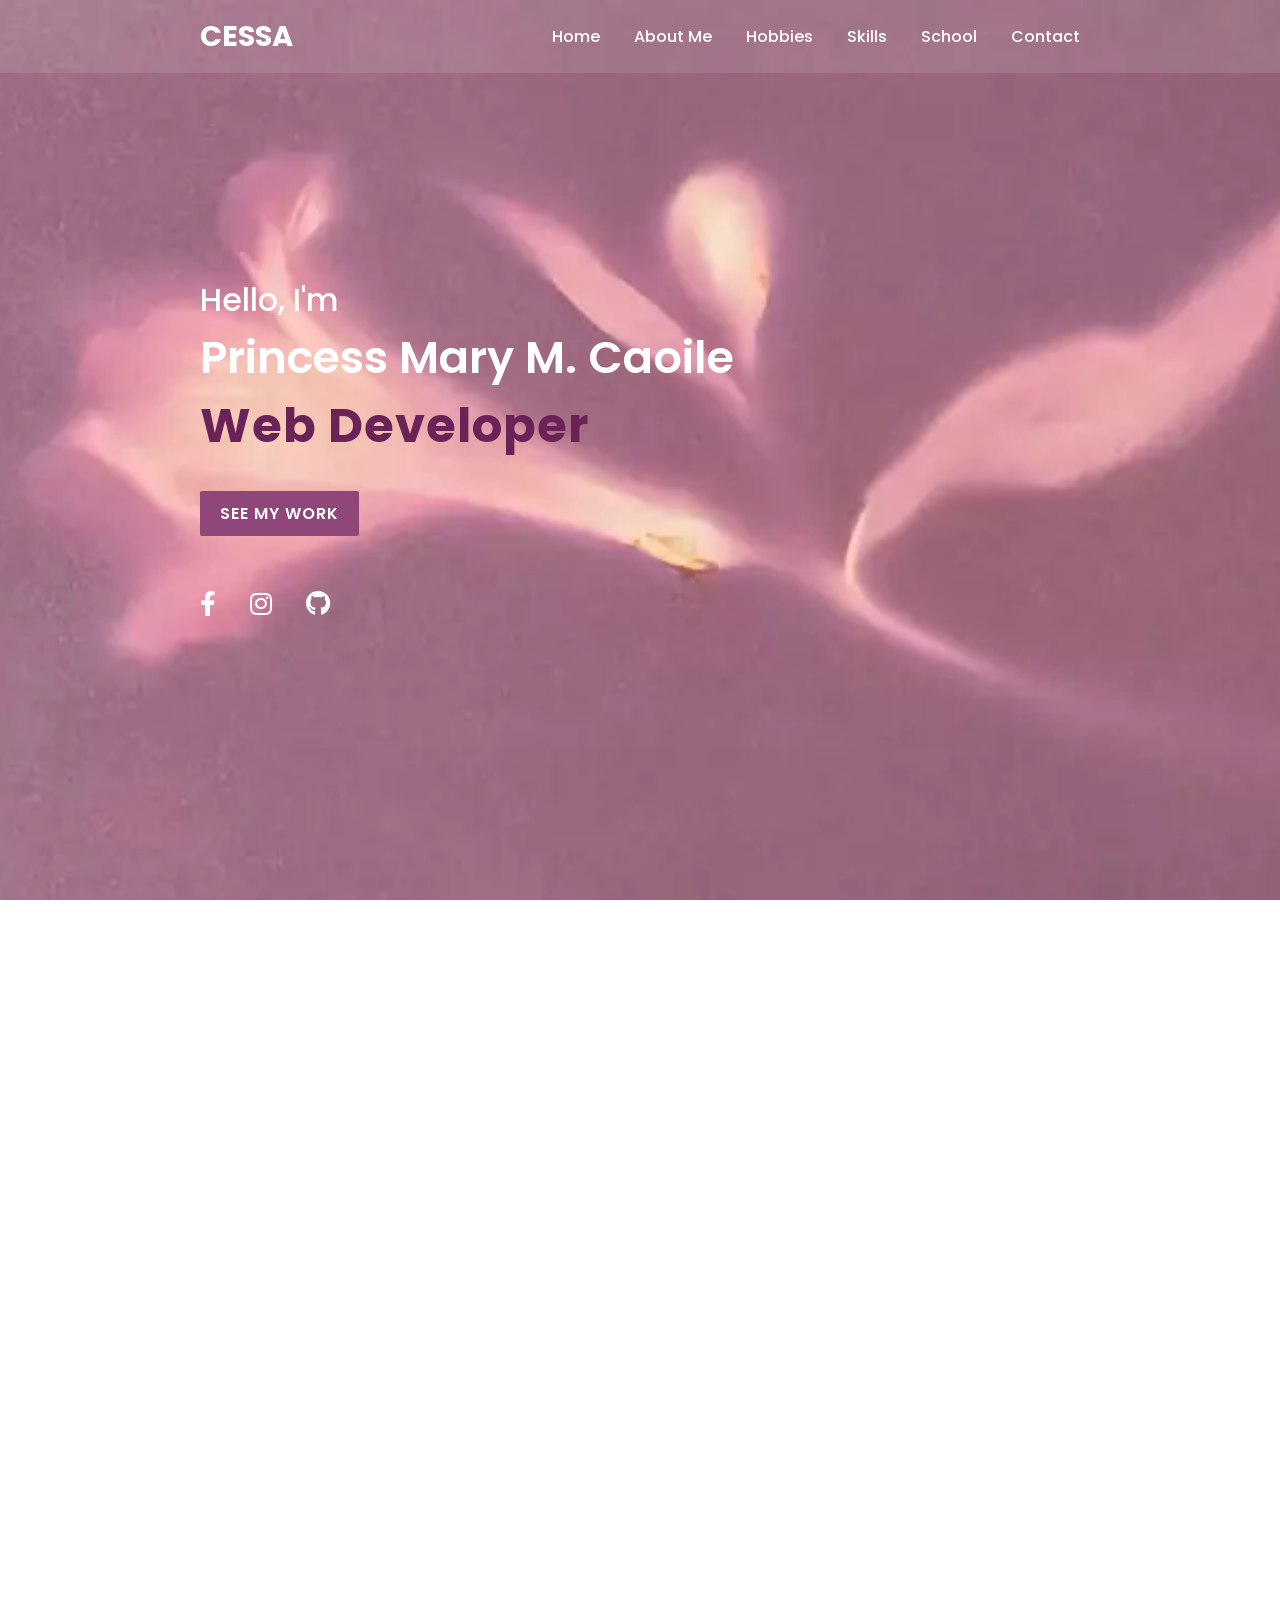
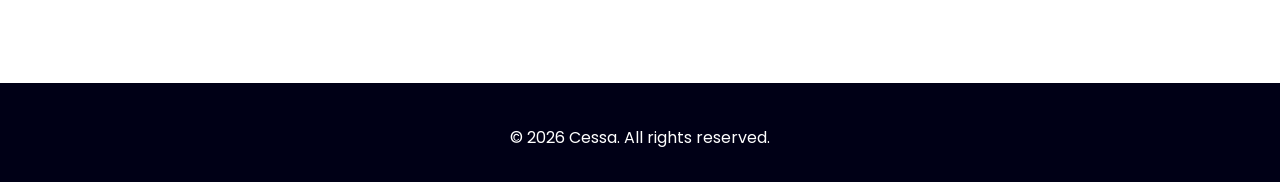
<file: index.html>
<!DOCTYPE html>
<html lang="en">
<head>
    <meta charset="UTF-8">
    <meta name="viewport" content="width=device-width, initial-scale=1.0">
    <title>PersonalWebsite</title>
    <link rel="stylesheet" href="style.css">
    <link rel="stylesheet" href="https://unpkg.com/aos@next/dist/aos.css" />
    <link rel="stylesheet" href="https://cdnjs.cloudflare.com/ajax/libs/font-awesome/5.15.2/css/all.min.css">
</head>
<body>
    <header>
        <a href="" class="brand" data-aos="zoom-in" data-aos-duration="1000">CESSA</a>
        <div class="menu-btn"></div>
        <div class="navigation">
            <a href="index.html" data-aos="fade-up" data-aos-duration="1000" data-aos-delay="100">Home</a>
            <a href="about.html"data-aos="fade-up" data-aos-duration="1000" data-aos-delay="200">About Me</a>
            <a href="hobbies.html" data-aos="fade-up" data-aos-duration="1000" data-aos-delay="300">Hobbies</a>
            <a href="skills.html" data-aos="fade-up" data-aos-duration="1000" data-aos-delay="400">Skills</a>
            <a href="school.html" data-aos="fade-up" data-aos-duration="1000" data-aos-delay="500">School</a>
            <a href="contact.html" data-aos="fade-up" data-aos-duration="1000" data-aos-delay="600">Contact</a>
        </div>
    </header>

    <section class="main" id="main">
        <div class="content">
            <h2 data-aos="fade-right" data-aos-duration="1000" data-aos-delay="800">Hello, I'm <br><span>Princess Mary M. Caoile</span></h2>
            <div class="animated-text" data-aos="fade-left" data-aos-duration="1000" data-aos-delay="900">
                <h3>Web Developer</h3>
                <h3>Web Designer</h3>
                <h3>Programmer</h3>
            </div>
            <a href="school.html" class="btn" data-aos="zoom-out" data-aos-duration="1000" data-aos-delay="1000">See My Work</a>
            <div class="media-icons">
                <a href="https://www.facebook.com/emmnida" data-aos="fade-in" data-aos-duration="1000" data-aos-delay="1200"><i class="fab fa-facebook-f"></i></a>
                <a href="https://www.instagram.com/chichi0_0.emm?igsh=azM1c3YzM2ttdnM1" data-aos="fade-in" data-aos-duration="1000" data-aos-delay="1300"><i class="fab fa-instagram"></i></a>
                <a href="https://github.com/cess9" data-aos="fade-in" data-aos-duration="1000" data-aos-delay="1500"><i class="fab fa-github"></i></a>
            </div>
        </div>
    </section>

 

    <section class="about" id="about">
        <div class="title reveal">
            <h2 class="section-title" data-aos="fade-up" data-aos-duration="1000">About me</h2>
        </div>
        <div class="content">
            <div class="column col-left reveal">
                <div class="img-card" data-aos="fade-right" data-aos-duration="2000" data-aos-delay="200">
                    <img src="Image/d905587d-a028-4eb4-bc6e-7f6d7fec5153.jpg" alt="">
                </div>
            </div>
            <div class="column col-right reveal">
                <h2 class="content-title" data-aos="fade-left" data-aos-duration="1000" data-aos-delay="200">Greetings! I am Princess Caoile</h2>
                <p class="paragraph-text" data-aos="flip-up" data-aos-duration="1000" data-aos-delay="400">A 1st year Associate in Computer Technology at Clark College of Science & Technology.</p>
                <a href="about.html" class="btn" data-aos="zoom-out-left" data-aos-duration="1000" data-aos-delay="600">See more</a>
            </div>
        </div>
    </section>
  
     <footer class="footer">
        <div class="container">
            <p>&copy; 2026 Cessa. All rights reserved.</p>
        </div>
    </footer>


    <script src="https://unpkg.com/aos@next/dist/aos.js"></script>
    <script>
      AOS.init({offset:0});
    </script>
    <script>

        window.addEventListener("scroll", function(){
    scrollBtn.classList.toggle("active", window.scrollY > 500);
});


        const menuBtn = document.querySelector(".menu-btn");
        const navigation = document.querySelector(".navigation");
        const navigationItems = document.querySelector(".navigation a");

        menuBtn.addEventListener("click", () => {
            menuBtn.classList.toggle("active");
            navigation.classList.toggle("active");
        })

        // Nav Effects:>
        window.addEventListener("scroll", function(){
            const header = document.querySelector("header");
            header.classList.toggle("sticky", window.scrollY > 0);
        })

        navigationItems.forEach((navigationItem) => {
            navigationItem.addEventListener("click", () => {
                menuBtn.classList.remove("active");
                navigation.classList.remove("active")
            })
        })



    </script>
</body>
</html>
</file>
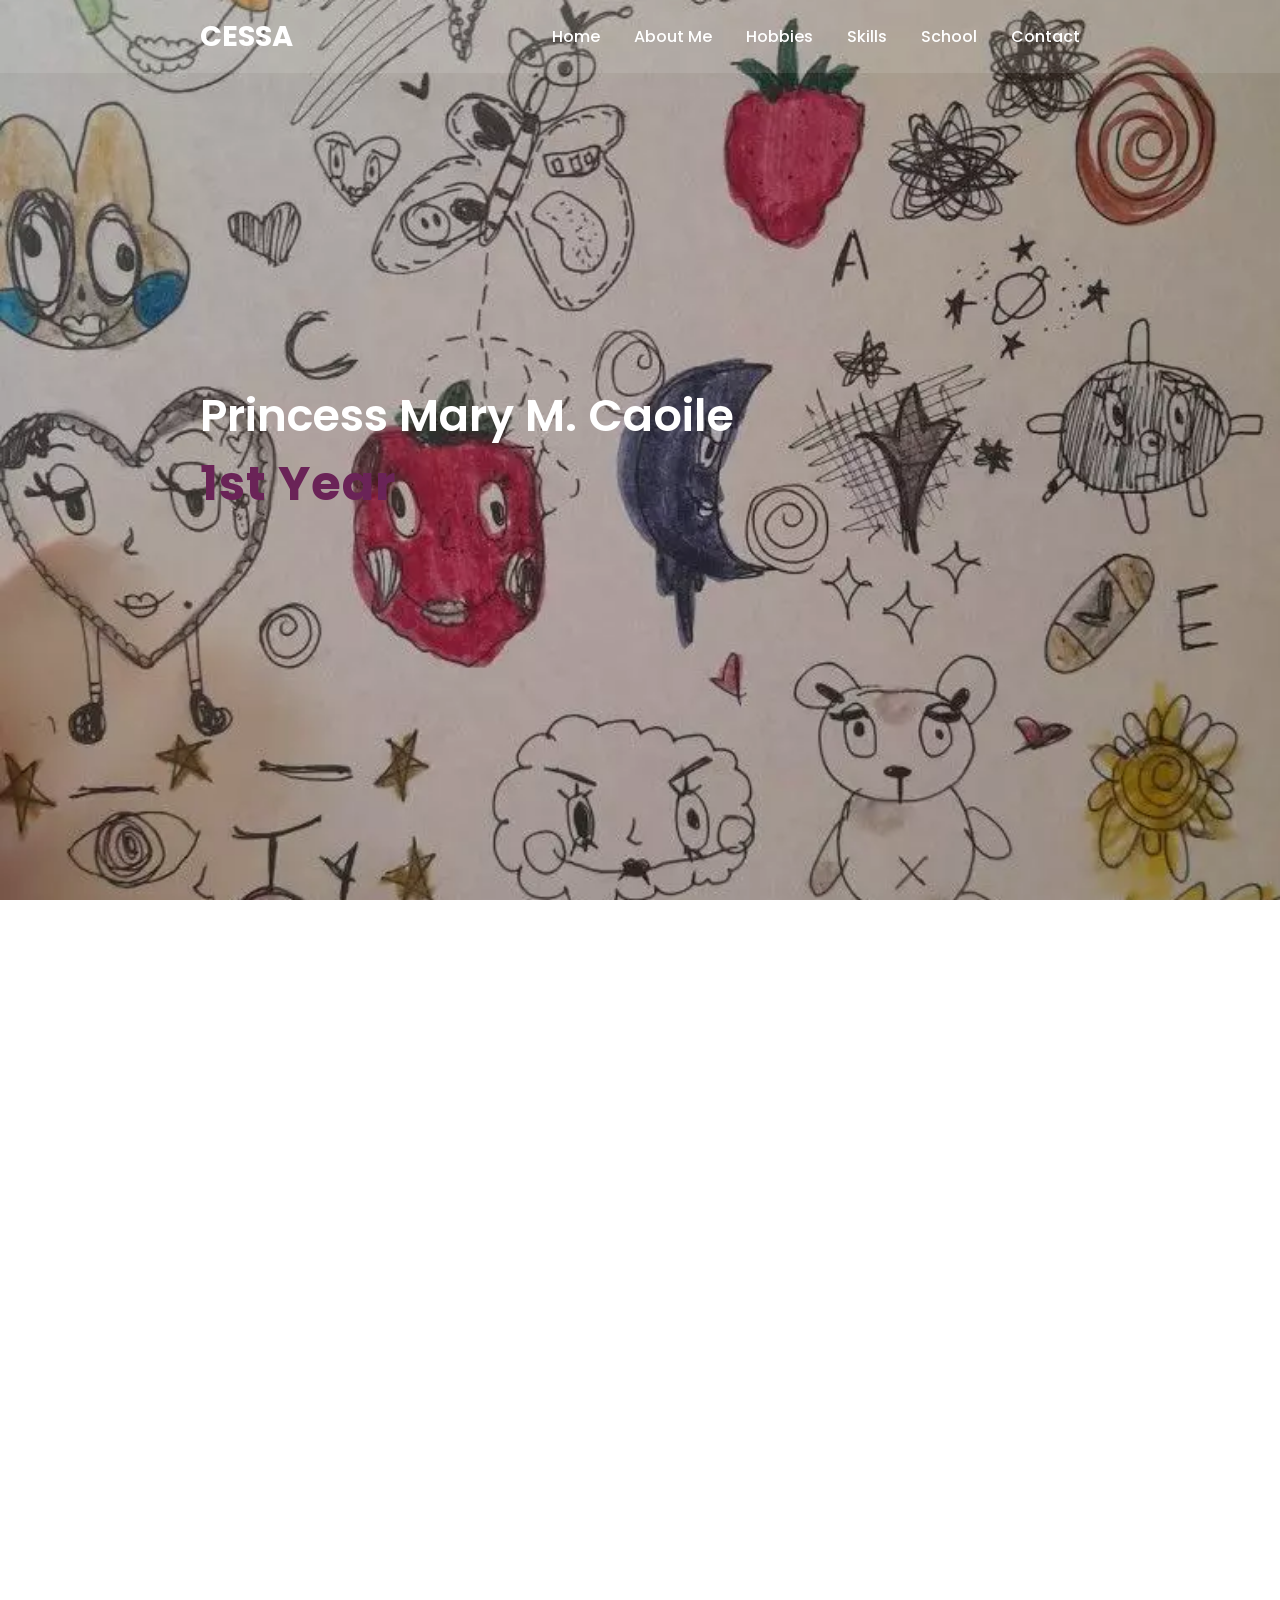
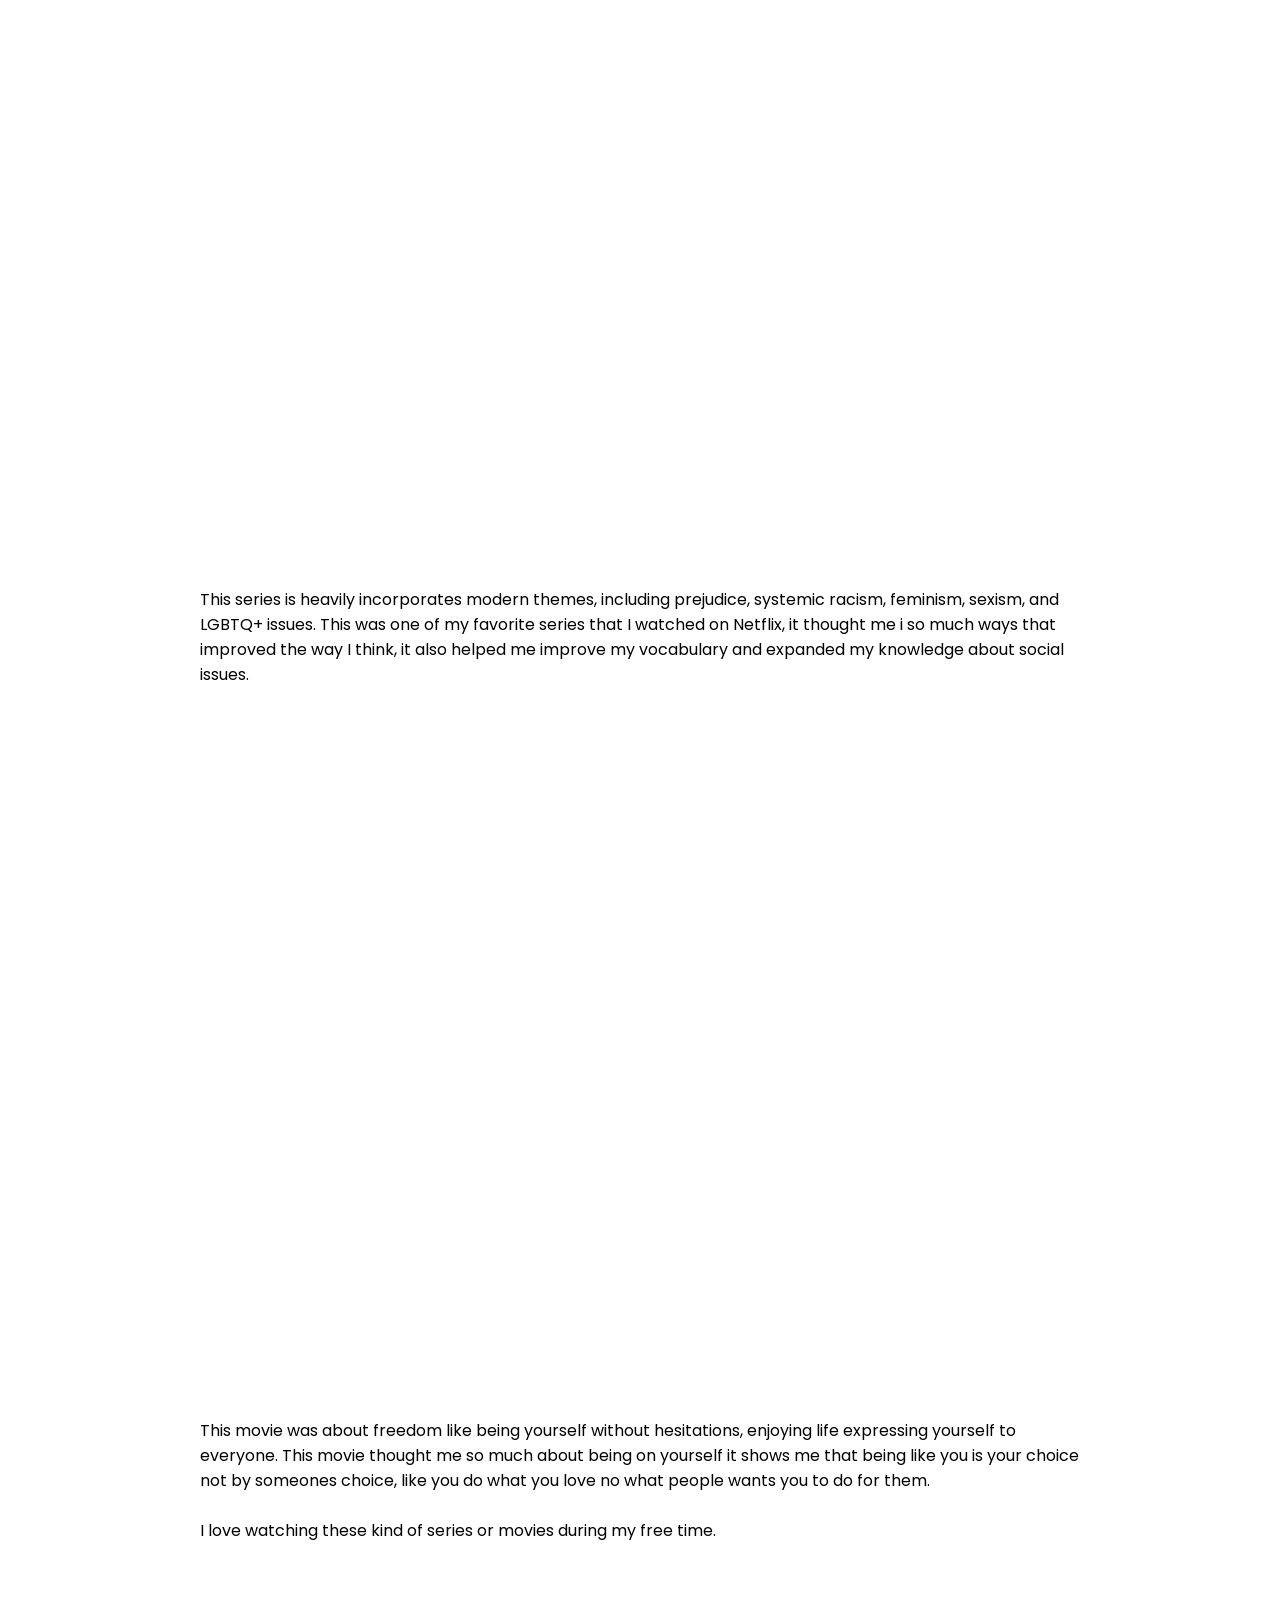
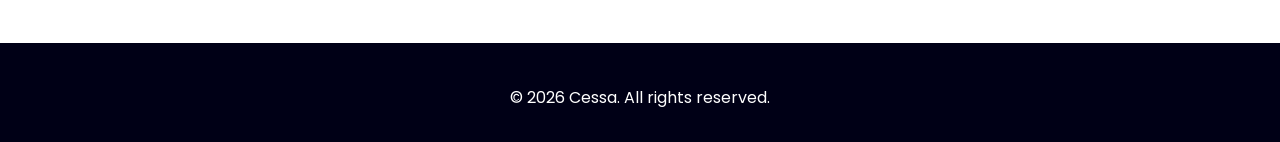
<file: about.html>
<!DOCTYPE html>
<html lang="en">
<head>
    <meta charset="UTF-8">
    <meta name="viewport" content="width=device-width, initial-scale=1.0">
    <title>PersonalWebsite</title>
    <link rel="stylesheet" href="about.css">
    <link rel="stylesheet" href="https://unpkg.com/aos@next/dist/aos.css" />
    <link rel="stylesheet" href="https://cdnjs.cloudflare.com/ajax/libs/font-awesome/5.15.2/css/all.min.css">
</head>
<body>
    <header>
        <a href="" class="brand" data-aos="zoom-in" data-aos-duration="1000">CESSA</a>
        <div class="menu-btn"></div>
        <div class="navigation">
            <a href="index.html" data-aos="fade-up" data-aos-duration="1000" data-aos-delay="100">Home</a>
            <a href="about.html"data-aos="fade-up" data-aos-duration="1000" data-aos-delay="200">About Me</a>
            <a href="hobbies.html" data-aos="fade-up" data-aos-duration="1000" data-aos-delay="300">Hobbies</a>
            <a href="skills.html" data-aos="fade-up" data-aos-duration="1000" data-aos-delay="400">Skills</a>
            <a href="school.html" data-aos="fade-up" data-aos-duration="1000" data-aos-delay="500">School</a>
            <a href="contact.html" data-aos="fade-up" data-aos-duration="1000" data-aos-delay="600">Contact</a>
        </div>
    </header>

     <section class="main" id="">
        <div class="content">
            <h2 data-aos="fade-right" data-aos-duration="1000" data-aos-delay="800"><span>Princess Mary M. Caoile</span></h2>
            <div class="animated-text" data-aos="fade-left" data-aos-duration="1000" data-aos-delay="900">
                <h3>1st Year</h3>
                <h3>Associate in Computer Technology</h3>
            </div>
        </div>
    </section>

    <section class="about" id="about">
        <div class="title reveal">
            <h2 class="section-title" data-aos="fade-up" data-aos-duration="1000">More informations about me</h2>
        </div>
        <div class="content">
            <div class="column col-left reveal">
                <div class="img-card" data-aos="fade-right" data-aos-duration="2000" data-aos-delay="200">
                    <img src="Image/me8.jpg" alt="">
                </div>
            </div>
            <div class="column col-right reveal">
                <h2 class="content-title" data-aos="fade-left" data-aos-duration="1000" data-aos-delay="200">Hey There! I am Princess Caoile</h2>
                <p class="paragraph-text" data-aos="flip-up" data-aos-duration="1000" data-aos-delay="400">I am a first year student at Clark College of Science & Technology as Associate in Computer Technology 2year Course.<br><br>I studied at CCST since senior high, my journey in CCST is fun because I met so many people that thought me so much about academics and improved my skills.</p>
            <a href="hobbies.html" class="btn" data-aos="zoom-out" data-aos-duration="1000" data-aos-delay="1000">view my hobbies</a> <a href="skills.html" class="btn" data-aos="zoom-out" data-aos-duration="1000" data-aos-delay="1000">view my skills</a>
            </div>
        </div>
    </section>

<section id="home" class="">
    <div class="content">
            <div class="column col-left reveal">
                <div class="img-card" data-aos="fade-right" data-aos-duration="2000" data-aos-delay="200">
                    <img src="Image/annewithane.jpg" alt="">
                </div>
            </div>
        <div class="hero-content">
            <h1 class="hero-title"></h1>
            <p class="hero-subtitle">This series is heavily incorporates modern themes, including prejudice, systemic racism, feminism, sexism, and LGBTQ+ issues. This was one of my favorite series that I watched on Netflix, it thought me i so much ways that improved the way I think, it also helped
                me improve my vocabulary and expanded my knowledge about social issues.</p><br>
                <div class="content">
            <div class="column col-left reveal">
                <div class="img-card" data-aos="fade-right" data-aos-duration="2000" data-aos-delay="200">
                    <img src="Image/deadpoets.webp" alt="">
                </div>
            </div><br>
        <div class="hero-content">
            <h1 class="hero-title"></h1>
            <p class="hero-subtitle">This movie was about freedom like being yourself without hesitations, enjoying life expressing yourself to everyone. This movie thought me so much about being on yourself
                it shows me that being like you is your choice not by someones choice, like you do what you love no what people wants you to do for them.
            </p><br>
            <p>I love watching these kind of series or movies during my free time.</p>
        </div>
    </section>

     <footer class="footer">
        <div class="container">
            <p>&copy; 2026 Cessa. All rights reserved.</p>
        </div>
    </footer>


    <script src="https://unpkg.com/aos@next/dist/aos.js"></script>
    <script>
      AOS.init({offset:0});
    </script>
    <script>

        window.addEventListener("scroll", function(){
    scrollBtn.classList.toggle("active", window.scrollY > 500);
});


        const menuBtn = document.querySelector(".menu-btn");
        const navigation = document.querySelector(".navigation");
        const navigationItems = document.querySelector(".navigation a");

        menuBtn.addEventListener("click", () => {
            menuBtn.classList.toggle("active");
            navigation.classList.toggle("active");
        })

        // Navigation Effects
        window.addEventListener("scroll", function(){
            const header = document.querySelector("header");
            header.classList.toggle("sticky", window.scrollY > 0);
        })

        navigationItems.forEach((navigationItem) => {
            navigationItem.addEventListener("click", () => {
                menuBtn.classList.remove("active");
                navigation.classList.remove("active")
            })
        })



    </script>
</body>
</html>
</file>
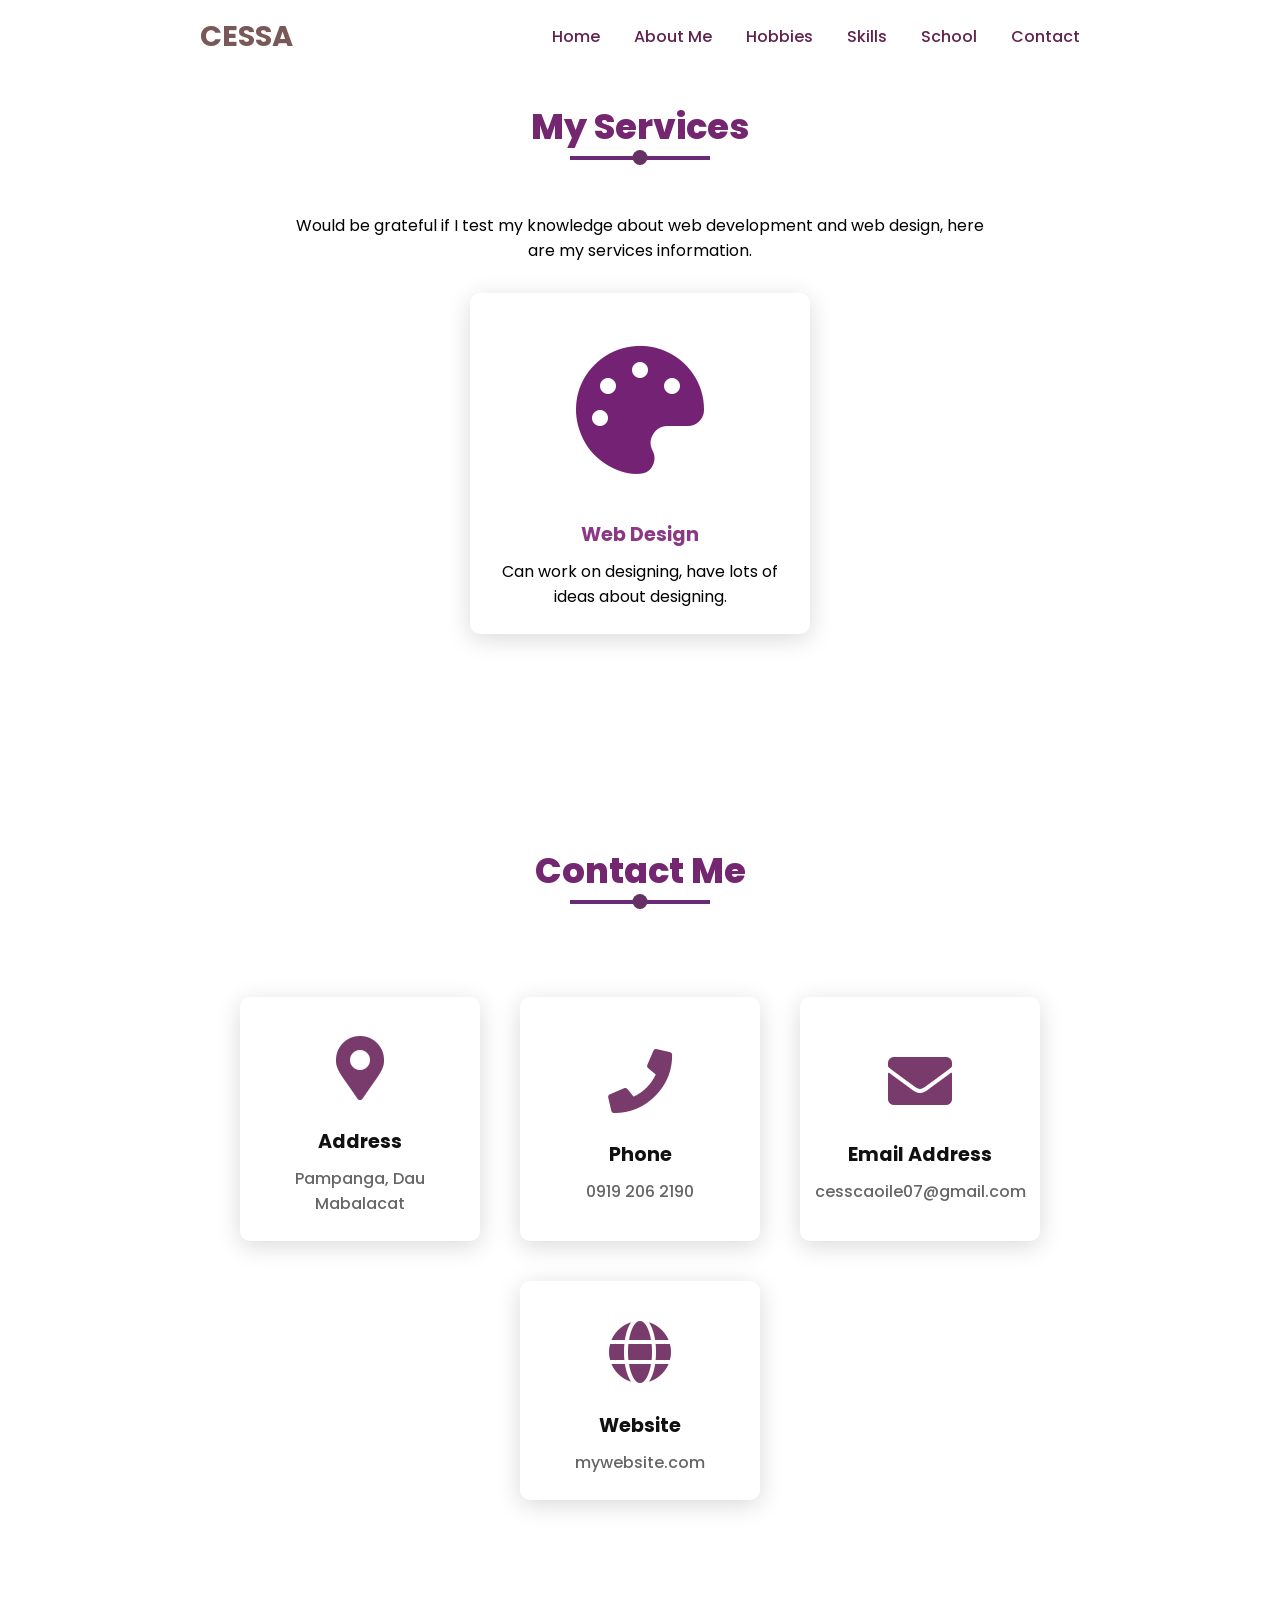
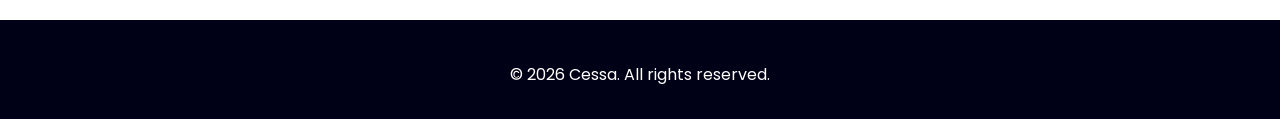
<file: contact.html>
<!DOCTYPE html>
<html lang="en">
<head>
    <meta charset="UTF-8">
    <meta name="viewport" content="width=device-width, initial-scale=1.0">
    <title>PersonalWebsite</title>
    <link rel="stylesheet" href="contact.css">
    <link rel="stylesheet" href="https://unpkg.com/aos@next/dist/aos.css" />
    <link rel="stylesheet" href="https://cdnjs.cloudflare.com/ajax/libs/font-awesome/5.15.2/css/all.min.css">
</head>
<body>
    <header>
        <a href="" class="brand" data-aos="zoom-in" data-aos-duration="1000">CESSA</a>
        <div class="menu-btn"></div>
        <div class="navigation">
            <a href="index.html" data-aos="fade-up" data-aos-duration="1000" data-aos-delay="100">Home</a>
            <a href="about.html"data-aos="fade-up" data-aos-duration="1000" data-aos-delay="200">About Me</a>
            <a href="hobbies.html" data-aos="fade-up" data-aos-duration="1000" data-aos-delay="300">Hobbies</a>
            <a href="skills.html" data-aos="fade-up" data-aos-duration="1000" data-aos-delay="400">Skills</a>
            <a href="school.html" data-aos="fade-up" data-aos-duration="1000" data-aos-delay="500">School</a>
            <a href="contact.html" data-aos="fade-up" data-aos-duration="1000" data-aos-delay="600">Contact</a>
        </div>
    </header>

     
 <section class="services" id="services">
        <div class="title">
            <h2 class="section-title" data-aos="fade-up" data-aos-duration="1000">My Services</h2>
            <p data-aos="fade-up" data-aos-duration="1000" data-aos-delay="200">Would be grateful if I test my knowledge about web development and 
                web design, here are my services information.
            </p>
        </div>
        <div class="content">
            <div class="card" data-aos="fade-right" data-aos-duration="1000" data-aos-delay="400">
                <div class="service-icon">
                    <i class="fas fa-palette"></i>
                </div>
                <div class="info">
                    <h3>Web Design</h3>
                    <p>Can work on designing, have lots of ideas about designing. </p>
                </div>
            </div>
        </div>
    </section>

    <section class="contact" id="contact">
        <div class="title reveal">
          <h2 class="section-title">Contact Me</h2>
        </div>
        <div class="content">
          <div class="row">
            <div class="card reveal">
              <div class="contact-icon">
                <i class="fas fa-map-marker-alt"></i>
              </div>
              <div class="info">
                <h3>Address</h3>
                <span>Pampanga, Dau Mabalacat</span>
              </div>
            </div>
            <div class="card reveal">
              <div class="contact-icon">
                <i class="fas fa-phone"></i>
              </div>
              <div class="info">
                <h3>Phone</h3>
                <span>0919 206 2190</span>
              </div>
            </div>
            <div class="card reveal">
              <div class="contact-icon">
                <i class="fas fa-envelope"></i>
              </div>
              <div class="info">
                <h3>Email Address</h3>
                <span>cesscaoile07@gmail.com</span>
              </div>
            </div>
            <div class="card reveal">
              <div class="contact-icon">
                <i class="fas fa-globe"></i>
              </div>
              <div class="info">
                <h3>Website</h3>
                <span>mywebsite.com</span>
              </div>
            </div>
          </div>
      </section>

    <footer class="footer">
        <div class="container">
            <p>&copy; 2026 Cessa. All rights reserved.</p>
        </div>
    </footer>


    <script src="https://unpkg.com/aos@next/dist/aos.js"></script>
    <script>
      AOS.init({offset:0});
    </script>
    <script>

        window.addEventListener("scroll", function(){
    scrollBtn.classList.toggle("active", window.scrollY > 500);
});


        const menuBtn = document.querySelector(".menu-btn");
        const navigation = document.querySelector(".navigation");
        const navigationItems = document.querySelector(".navigation a");

        menuBtn.addEventListener("click", () => {
            menuBtn.classList.toggle("active");
            navigation.classList.toggle("active");
        })

        // Navigation Effects
        window.addEventListener("scroll", function(){
            const header = document.querySelector("header");
            header.classList.toggle("sticky", window.scrollY > 0);
        })

        navigationItems.forEach((navigationItem) => {
            navigationItem.addEventListener("click", () => {
                menuBtn.classList.remove("active");
                navigation.classList.remove("active")
            })
        })
    </script>
</body>
</html>
</file>
<file: style.css>
@import url('https://fonts.googleapis.com/css2?family=Poppins:ital,wght@0,100;0,200;0,300;0,400;0,500;0,600;0,700;0,800;0,900;1,100;1,200;1,300;1,400;1,500;1,600;1,700;1,800;1,900&display=swap');

*{
    padding: 0;
    margin: 0;
    font-family: 'Poppins', sans-serif;
    box-sizing: border-box;
}

body{
    width: 100%;
    height: auto;
    overflow-x: hidden;
}

header{
    z-index: 889;
    position: fixed;
    background-color: rgba(255,255,255,0.1);
    top: 0;
    left: 0;
    width: 100%;
    padding: 15px 200px;
    display: flex;
    justify-content: space-between;
    align-items: center;
    transition: 0.2s ease;
}

header.sticky{
    background-color: #753173;
    padding: 10px 200px;
}

header .brand{
    color: white;
    font-size: 1.8em;
    font-weight: 700;
    text-transform: uppercase;
    text-decoration: none;
}

header .navigation{
    position: relative;
}

header .navigation a{
    color: white;
    font-size: 1em;
    text-decoration: none;
    font-weight: 500;
    margin-left: 30px;
}

header .navigation a:hover{
    color: #63326a;
}

header .sticky .navigation a:hover{
    color: black;
}

section{
    padding: 100px 200px;
}

.main{
    position: relative;
    width: 100%;
    height: 100vh;
    display: flex;
    align-items: center;
    background-image: url(Image/purple\ \(favorite\ color\)\ ♥︎.webp);
    background-size: cover;
    background-position: center;
    background-repeat: no-repeat;
    background-attachment: fixed;
}

.main .content{
    max-width: 800px;
}

.main .content h2{
    color: white;
    font-size: 2em;
    font-weight: 500;
}

.main .content h2 span{
    font-size: 2.8rem;
    font-weight: 600;
}

.animated-text{
    position: relative;
    height: 70px;
    overflow: hidden;
}

.animated-text h3{
    color: #6a2357;
    font-size: 3em;
    font-weight: 700;
    line-height: 70px;
    letter-spacing: 1px;
}

.animated-text h3:nth-child(1){
    animation: text-move 6s infinite ease-out;
}

@keyframes text-move {
    0%,15%{
        margin-top: 0px;
    }
    
    25%,40%{
        margin-top: -70px;
    }
    
    50%,65%{
        margin-top: -140px;
    }
    
    75%,90%{
        margin-top: -70px;
    }
    
    100%{
        margin-top: 0px;
    }
}

.btn{
    color: white;
    background-color: #8e4778;
    font-size: 1em;
    font-weight: 600;
    display: inline-block;
    padding: 10px 20px;
    text-transform: uppercase;
    text-decoration: none;
    letter-spacing: 1px;
    border-radius: 2px;
    margin-top: 30px;
    transition: 0.5s ease;
}

.btn:hover{
    background-color: #893864;
}

.media-icons{
    margin-top: 50px;
}

.media-icons a{
    color: white;
    font-size: 25px;
    margin-right: 30px;
}


/* About */

.title{
    width: 100%;
    display: flex;
    justify-content: center;
    align-items: center;
    flex-direction: column;
}

.section-title{
    position: relative;
    color: #742770;
    font-size: 2.2em;
    font-weight: 800;
    margin-bottom: 60px;
}

.section-title::before{
    content: "";
    position: absolute;
    top: 56px;
    left: 50%;
    width: 140px;
    height: 4px;
    background-color: #6a2a76;
    transform: translateX(-50%);
}

.section-title::after{
    content: "";
    position: absolute;
    top: 50px;
    left: 50%;
    width: 15px;
    height: 15px;
    border-radius: 50%;
    background-color: #663165;
    transform: translateX(-50%);
}

.about .content{
    position: relative;
    width: 100%;
    display: flex;
    justify-content: space-between;
    align-items: center;
    margin-top: 20px;
}

.about .content .col-left{
    position: relative;
    width: 45%;
}

.about .content .col-right{
    position: relative;
    width: 50%;
}

.about .content .col-left .img-card{
    position: relative;
    width: 100%;
    min-height: 450px;
}

.about .content .col-left .img-card img{
    position: absolute;
    top: 0;
    left: 0;
    width: 100%;
    height: 100%;
    object-fit: cover;
    border-radius: 10px;
}

.about .content .col-right .content-title{
    font-size: 2em;
    font-weight: 800;
    margin-bottom: 20px;
}

.about .content .col-right .paragraph-text{
    font-size: 1em;
}

.skills{
    background-color: black;
}

.skills .content{
    position: relative;
    width: 100%;
    display: flex;
    justify-content: space-between;
    align-items: center;
    color: white;
    margin-top: 20px;
}

.skills .content .col-left{
    position: relative;
    width: 46%;
}

.skills .content .col-left .content-title{
    margin-bottom: 20px;
}

.skills .content .col-right{
    position: relative;
    width: 46%;
}

.skills .content .col-right .bar{
    margin-bottom: 15px;
    padding: 10px;
}

.skills .content .col-right .bar .info{
    display: flex;
    align-items: center;
    justify-content: space-between;
    margin-bottom: 5px;
}

.skills .content .col-right .br .info span{
    font-size: 18px;
    font-weight: 500;
}

.skills .content .col-right .bar .line{
    position: relative;
    width: 100%;
    height: 15px;
    background-color: #ccc;
    border-radius: 2px;
}

.skills .content .col-right .bar .line::before{
    content: "";
    position: absolute;
    height: 100%;
    top: 0;
    left: 0;
    border-radius: 3px;
}

.skills .content .col-right .bar .html::before{
    width: 95%;
    background-color: #e45126;
}

.skills .content .col-right .bar .css::before{
    width: 90%;
    background-color: #752d67;
}

.skills .content .col-right .bar .javascript::before{
    width: 80%;
    background-color: #e3a324;
}

.skills .content .col-right .bar .python::before{
    width: 85%;
    background-color: rgb(95, 39, 96);
}

.skills .content .col-right .bar .php::before{
    width: 65%;
    background-color: #6d7eb8;
}

.services .content{
    display: flex;
    justify-content: center;
    flex-wrap: wrap;
    flex-direction: row;
    margin-top: 20px;
}

.title p{
    font-size: 1em;
    width: 80%;
    text-align: center;
}

.services .content .card{
    background-color: #fff;
    width: 340px;
    margin: 10px;
    padding: 25px;
    display: flex;
    justify-content: center;
    align-items: center;
    flex-direction: column;
    border-radius: 10px;
    box-shadow: 0 5px 25px rgba(1 1 1/15%);
    transition: 0.3s linear;
}

.services .content .card .service-icon{
    color: #742374;
    font-size: 8rem;
    text-align: center;
    transition: 0.3s linear;
}

.services .content .card .info{
    text-align: center;
}

.services .content .card .info h3{
    color: #8b3985;
    font-size: 1.2rem;
    font-weight: 700;
    margin: 10px;
    transition: 0.3s linear;
    
}

.services .content .card:hover{
    background-color: #823471;
    color: white;
}

.services .content .card:hover .service-icon,
.services .content .card:hover .info h3
{
    transform: translateY(-10px);
    color: white;
}



.work{
    background-color: #000016;
}

.work .content{
    display: flex;
    justify-content: center;
    flex-direction: row;
    flex-wrap: wrap;
    margin-top: 20px;
}

.work .content .card{
    width: 340px;
    margin: 15px;
}

.work .content .card .card-img{
    position: relative;
    width: 100%;
    height: 260px;
    overflow: hidden;
    border-radius: 10px;
}

.work .content .card .card-img img{
    position: absolute;
    top: 0;
    left: 0;
    width: 100%;
    height: 100%;
    object-fit: cover;
    border-radius: 10px;
    transition: 0.3s linear;
}

.work .content .card .card-img img:hover{
    transform: scale(1.2);
}


.contact .content{
    display: flex;
    justify-content: center;
    flex-wrap: wrap;
    flex-direction: column;
    margin-top: 20px;
  }
  
  .contact .content .row{
    display: flex;
    justify-content: center;
    flex-wrap: wrap;
    flex-direction: row;
  }
  
  .contact .content .row .card{
    background: #fff;
    width: 240px;
    margin: 20px;
    padding: 25px;
    display: flex;
    justify-content: center;
    align-items: center;
    flex-direction: column;
    box-shadow: 0 5px 25px rgba(1 1 1 / 15%);
    border-radius: 10px;
  }
  
  .contact .content .row .card .contact-icon{
    color: #783b6c;
    font-size: 4em;
    text-align: center;
    transition: transform 0.5s ease;
  }
  
  .contact .content .row .card:hover .contact-icon{
    transform: translateY(-10px);
  }
  
  .contact .content .row .card .info{
    text-align: center;
  }
  
  .contact .content .row .card .info h3{
    color: #111;
    font-size: 1.2em;
    font-weight: 700;
    margin: 10px;
  }
  
  .contact .content .row .card .info span{
    color: #666;
    font-weight: 500;
  }
  
  .contact-form{
    background: #fff;
    max-width: 600px;
    margin-top: 50px;
    padding: 50px;
    border-radius: 10px;
    box-shadow: 0 5px 25px rgba(1 1 1 / 15%);
  }
  
  .contact-form h3{
    color: #111;
    font-size: 1.6em;
    font-weight: 600;
    text-align: center;
    margin-bottom: 40px;
  }
  
  .contact-form .input-box{
    position: relative;
    width: 100%;
    margin-bottom: 20px;
  }
  
  .contact-form .input-box input,
  .contact-form .input-box textarea{
    color: #111;
    width: 100%;
    padding: 10px;
    font-size: 1em;
    font-weight: 400;
    outline: none;
    border: 1px solid #111;
    border-radius: 5px;
    resize: none;
  }
  
  .contact-form .input-box .send-btn{
    color: #fff;
    background: #753383;
    display: inline-block;
    font-size: 1.1em;
    font-weight: 500;
    text-transform: uppercase;
    letter-spacing: 2px;
    width: 100%;
    border: none;
    cursor: pointer;
    transition: 0.5s ease;
  }
  
  .contact-form .input-box .send-btn:hover{
    background: #802b7b;
  }

  /* Footer */
  
  .footer{
    background: #000016;
    color: #fff;
    text-align: center;
    padding: 2em;
  }
  
  .footer .footer-title{
    font-size: 20px;
    font-weight: 600;
  }
  
  .footer p{
    font-size: 16px;
    margin-top: 10px;
  }
  
  .footer p a{
    color: #6a3551;
    font-weight: 600;
    text-decoration: none;
  }
  


@media (max-width:1040px) {
    
    header{
        padding: 12px 20px;
    }

    header.sticky{
        padding: 10px 20px;
    }

    header .navigation{
        display: none;
    }

    .navigation.active{
        z-index: 889;
        position: fixed;
        background-color: white;
        top: 0;
        right: 0;
        width: 380px;
        height: 100%;
        display: flex;
        justify-content: center;
        align-items: center;
        flex-direction: column;
        box-shadow: 0 5px 25px rgba(1 1 1/ 15%);
        transition: 0.3s ease;
    }

    header .navigation a{
        color: black;
        font-size: 1.2em;
        margin: 10px;
        padding: 10px 40px;
        border-radius: 5px;
    }

    header .navigation a:hover{
        background-color: #763c7e;
        color: white;
        transition: 0.3s ease;
    }

    .menu-btn{
        position: absolute;
        background-image: url(Image/menu.png);
        background-position: center;
        background-size: 30px;
        background-repeat: no-repeat;
        width: 40px;
        height: 40px;
        right: 0;
        margin: 0 20px;
        cursor: pointer;
        transition: 0.3s ease;
    }

    .menu-btn.active{
        z-index: 999;
        background-image: url(Image/close.png);
        background-repeat: no-repeat;
        background-position: center;
        background-size: 25px;
        transition: 0.3s ease;
        filter: invert(1);
    }

    section{
        padding: 80px 20px;
    }

    .main .content h2{
        font-size: 1em;
    }

    .animated-text h3{
        font-size: 2.2em;
    }

    .section-title{
        font-size: 1.8em;
    }

    .about .content{
        flex-direction: column;
    }

    .about .content .column{
        width: 100%;
        position: relative;
    }

    .about .content .col-right{
        margin-top: 40px;
    }

    /* Skills */

    .skills .content{
        flex-direction: column;
    }

    .skills .content .column{
        position: relative;
        width: 100%;
    }

    .skills .content .col-right{
        margin-top: 40px;
    }
 
    .contact-form{
        padding: 35px 40px;
      }
}


.scrollToTop-btn{
    z-index: 999;
    position: fixed;
    background: #56284f;
    color: #fff;
    width: 45px;
    height: 45px;
    right: 0;
    bottom: 10px;
    font-size: 22px;
    text-align: center;
    line-height: 45px;
    border-radius: 3px;
    cursor: pointer;
    pointer-events: none;
    opacity: 0;
    transition: all 0.3s ease;
  }
</file>
<file: about.css>
@import url('https://fonts.googleapis.com/css2?family=Poppins:ital,wght@0,100;0,200;0,300;0,400;0,500;0,600;0,700;0,800;0,900;1,100;1,200;1,300;1,400;1,500;1,600;1,700;1,800;1,900&display=swap');

*{
    padding: 0;
    margin: 0;
    font-family: 'Poppins', sans-serif;
    box-sizing: border-box;
}

body{
    width: 100%;
    height: auto;
    overflow-x: hidden;
}

header{
    z-index: 889;
    position: fixed;
    background-color: rgba(255,255,255,0.1);
    top: 0;
    left: 0;
    width: 100%;
    padding: 15px 200px;
    display: flex;
    justify-content: space-between;
    align-items: center;
    transition: 0.2s ease;
}

header.sticky{
    background-color: #753173;
    padding: 10px 200px;
}

header .brand{
    color: white;
    font-size: 1.8em;
    font-weight: 700;
    text-transform: uppercase;
    text-decoration: none;
}

header .navigation{
    position: relative;
}

header .navigation a{
    color: white;
    font-size: 1em;
    text-decoration: none;
    font-weight: 500;
    margin-left: 30px;
}

header .navigation a:hover{
    color: #63326a;
}

header .sticky .navigation a:hover{
    color: black;
}

section{
    padding: 100px 200px;
}

.main{
    position: relative;
    width: 100%;
    height: 100vh;
    display: flex;
    align-items: center;
    background-image: url(Image/image.png);
    background-size: cover;
    background-position: center;
    background-repeat: no-repeat;
    background-attachment: fixed;
}

.main .content{
    max-width: 800px;
}

.main .content h2{
    color: white;
    font-size: 2em;
    font-weight: 500;
}

.main .content h2 span{
    font-size: 2.8rem;
    font-weight: 600;
}

.animated-text{
    position: relative;
    height: 70px;
    overflow: hidden;
}

.animated-text h3{
    color: #6a2357;
    font-size: 3em;
    font-weight: 700;
    line-height: 70px;
    letter-spacing: 1px;
}

.animated-text h3:nth-child(1){
    animation: text-move 6s infinite ease-out;
}

@keyframes text-move {
    0%,15%{
        margin-top: 0px;
    }
    
    25%,40%{
        margin-top: -70px;
    }
    
    50%,65%{
        margin-top: -140px;
    }
    
    75%,90%{
        margin-top: -70px;
    }
    
    100%{
        margin-top: 0px;
    }
}

.btn{
    color: white;
    background-color: #8e4778;
    font-size: 1em;
    font-weight: 600;
    display: inline-block;
    padding: 10px 20px;
    text-transform: uppercase;
    text-decoration: none;
    letter-spacing: 1px;
    border-radius: 2px;
    margin-top: 30px;
    transition: 0.5s ease;
}

.btn:hover{
    background-color: #893864;
}

.media-icons{
    margin-top: 50px;
}

.media-icons a{
    color: white;
    font-size: 25px;
    margin-right: 30px;
}


/* About */

.title{
    width: 100%;
    display: flex;
    justify-content: center;
    align-items: center;
    flex-direction: column;
}

.section-title{
    position: relative;
    color: #742770;
    font-size: 2.2em;
    font-weight: 800;
    margin-bottom: 60px;
}

.section-title::before{
    content: "";
    position: absolute;
    top: 56px;
    left: 50%;
    width: 140px;
    height: 4px;
    background-color: #6a2a76;
    transform: translateX(-50%);
}

.section-title::after{
    content: "";
    position: absolute;
    top: 50px;
    left: 50%;
    width: 15px;
    height: 15px;
    border-radius: 50%;
    background-color: #663165;
    transform: translateX(-50%);
}

.about .content{
    position: relative;
    width: 100%;
    display: flex;
    justify-content: space-between;
    align-items: center;
    margin-top: 20px;
}

.about .content .col-left{
    position: relative;
    width: 45%;
}

.about .content .col-right{
    position: relative;
    width: 50%;
}

.about .content .col-left .img-card{
    position: relative;
    width: 100%;
    min-height: 450px;
}

.about .content .col-left .img-card img{
    position: absolute;
    top: 0;
    left: 0;
    width: 100%;
    height: 100%;
    object-fit: cover;
    border-radius: 10px;
}

.about .content .col-right .content-title{
    font-size: 2em;
    font-weight: 800;
    margin-bottom: 20px;
}

.about .content .col-right .paragraph-text{
    font-size: 1em;
}

.skills{
    background-color: black;
}

.skills .content{
    position: relative;
    width: 100%;
    display: flex;
    justify-content: space-between;
    align-items: center;
    color: white;
    margin-top: 20px;
}

.skills .content .col-left{
    position: relative;
    width: 46%;
}

.skills .content .col-left .content-title{
    margin-bottom: 20px;
}

.skills .content .col-right{
    position: relative;
    width: 46%;
}

.skills .content .col-right .bar{
    margin-bottom: 15px;
    padding: 10px;
}

.skills .content .col-right .bar .info{
    display: flex;
    align-items: center;
    justify-content: space-between;
    margin-bottom: 5px;
}

.skills .content .col-right .br .info span{
    font-size: 18px;
    font-weight: 500;
}

.skills .content .col-right .bar .line{
    position: relative;
    width: 100%;
    height: 15px;
    background-color: #ccc;
    border-radius: 2px;
}

.skills .content .col-right .bar .line::before{
    content: "";
    position: absolute;
    height: 100%;
    top: 0;
    left: 0;
    border-radius: 3px;
}

.skills .content .col-right .bar .html::before{
    width: 95%;
    background-color: #e45126;
}

.skills .content .col-right .bar .css::before{
    width: 90%;
    background-color: #752d67;
}

.skills .content .col-right .bar .javascript::before{
    width: 80%;
    background-color: #e3a324;
}

.skills .content .col-right .bar .python::before{
    width: 85%;
    background-color: rgb(95, 39, 96);
}

.skills .content .col-right .bar .php::before{
    width: 65%;
    background-color: #6d7eb8;
}

.services .content{
    display: flex;
    justify-content: center;
    flex-wrap: wrap;
    flex-direction: row;
    margin-top: 20px;
}

.title p{
    font-size: 1em;
    width: 80%;
    text-align: center;
}

.services .content .card{
    background-color: #fff;
    width: 340px;
    margin: 10px;
    padding: 25px;
    display: flex;
    justify-content: center;
    align-items: center;
    flex-direction: column;
    border-radius: 10px;
    box-shadow: 0 5px 25px rgba(1 1 1/15%);
    transition: 0.3s linear;
}

.services .content .card .service-icon{
    color: #742374;
    font-size: 8rem;
    text-align: center;
    transition: 0.3s linear;
}

.services .content .card .info{
    text-align: center;
}

.services .content .card .info h3{
    color: #8b3985;
    font-size: 1.2rem;
    font-weight: 700;
    margin: 10px;
    transition: 0.3s linear;
    
}

.services .content .card:hover{
    background-color: #823471;
    color: white;
}

.services .content .card:hover .service-icon,
.services .content .card:hover .info h3
{
    transform: translateY(-10px);
    color: white;
}



.work{
    background-color: #000016;
}

.work .content{
    display: flex;
    justify-content: center;
    flex-direction: row;
    flex-wrap: wrap;
    margin-top: 20px;
}

.work .content .card{
    width: 340px;
    margin: 15px;
}

.work .content .card .card-img{
    position: relative;
    width: 100%;
    height: 260px;
    overflow: hidden;
    border-radius: 10px;
}

.work .content .card .card-img img{
    position: absolute;
    top: 0;
    left: 0;
    width: 100%;
    height: 100%;
    object-fit: cover;
    border-radius: 10px;
    transition: 0.3s linear;
}


.work .content .card .card-img img:hover{
    transform: scale(1.2);
}


.contact .content{
    display: flex;
    justify-content: center;
    flex-wrap: wrap;
    flex-direction: column;
    margin-top: 20px;
  }
  
  .contact .content .row{
    display: flex;
    justify-content: center;
    flex-wrap: wrap;
    flex-direction: row;
  }
  
  .contact .content .row .card{
    background: #fff;
    width: 240px;
    margin: 20px;
    padding: 25px;
    display: flex;
    justify-content: center;
    align-items: center;
    flex-direction: column;
    box-shadow: 0 5px 25px rgba(1 1 1 / 15%);
    border-radius: 10px;
  }
  
  .contact .content .row .card .contact-icon{
    color: #783b6c;
    font-size: 4em;
    text-align: center;
    transition: transform 0.5s ease;
  }
  
  .contact .content .row .card:hover .contact-icon{
    transform: translateY(-10px);
  }
  
  .contact .content .row .card .info{
    text-align: center;
  }
  
  .contact .content .row .card .info h3{
    color: #111;
    font-size: 1.2em;
    font-weight: 700;
    margin: 10px;
  }
  
  .contact .content .row .card .info span{
    color: #666;
    font-weight: 500;
  }
  
  .contact-form{
    background: #fff;
    max-width: 600px;
    margin-top: 50px;
    padding: 50px;
    border-radius: 10px;
    box-shadow: 0 5px 25px rgba(1 1 1 / 15%);
  }
  
  .contact-form h3{
    color: #111;
    font-size: 1.6em;
    font-weight: 600;
    text-align: center;
    margin-bottom: 40px;
  }
  
  .contact-form .input-box{
    position: relative;
    width: 100%;
    margin-bottom: 20px;
  }
  
  .contact-form .input-box input,
  .contact-form .input-box textarea{
    color: #111;
    width: 100%;
    padding: 10px;
    font-size: 1em;
    font-weight: 400;
    outline: none;
    border: 1px solid #111;
    border-radius: 5px;
    resize: none;
  }
  
  .contact-form .input-box .send-btn{
    color: #fff;
    background: #753383;
    display: inline-block;
    font-size: 1.1em;
    font-weight: 500;
    text-transform: uppercase;
    letter-spacing: 2px;
    width: 100%;
    border: none;
    cursor: pointer;
    transition: 0.5s ease;
  }
  
  .contact-form .input-box .send-btn:hover{
    background: #802b7b;
  }

  /* Footer */
  
  .footer{
    background: #000016;
    color: #fff;
    text-align: center;
    padding: 2em;
  }
  
  .footer .footer-title{
    font-size: 20px;
    font-weight: 600;
  }
  
  .footer p{
    font-size: 16px;
    margin-top: 10px;
  }
  
  .footer p a{
    color: #6a3551;
    font-weight: 600;
    text-decoration: none;
  }
  


@media (max-width:1040px) {
    
    header{
        padding: 12px 20px;
    }

    header.sticky{
        padding: 10px 20px;
    }

    header .navigation{
        display: none;
    }

    .navigation.active{
        z-index: 889;
        position: fixed;
        background-color: white;
        top: 0;
        right: 0;
        width: 380px;
        height: 100%;
        display: flex;
        justify-content: center;
        align-items: center;
        flex-direction: column;
        box-shadow: 0 5px 25px rgba(1 1 1/ 15%);
        transition: 0.3s ease;
    }

    header .navigation a{
        color: black;
        font-size: 1.2em;
        margin: 10px;
        padding: 10px 40px;
        border-radius: 5px;
    }

    header .navigation a:hover{
        background-color: #763c7e;
        color: white;
        transition: 0.3s ease;
    }

    .menu-btn{
        position: absolute;
        background-image: url(Image/menu.png);
        background-position: center;
        background-size: 30px;
        background-repeat: no-repeat;
        width: 40px;
        height: 40px;
        right: 0;
        margin: 0 20px;
        cursor: pointer;
        transition: 0.3s ease;
    }

    .menu-btn.active{
        z-index: 999;
        background-image: url(Image/close.png);
        background-repeat: no-repeat;
        background-position: center;
        background-size: 25px;
        transition: 0.3s ease;
        filter: invert(1);
    }

    section{
        padding: 80px 20px;
    }

    .main .content h2{
        font-size: 1em;
    }

    .animated-text h3{
        font-size: 2.2em;
    }

    .section-title{
        font-size: 1.8em;
    }

    .about .content{
        flex-direction: column;
    }

    .about .content .column{
        width: 100%;
        position: relative;
    }

    .about .content .col-right{
        margin-top: 40px;
    }

    /* Skills */

    .skills .content{
        flex-direction: column;
    }

    .skills .content .column{
        position: relative;
        width: 100%;
    }

    .skills .content .col-right{
        margin-top: 40px;
    }
 
    .contact-form{
        padding: 35px 40px;
      }
}


.scrollToTop-btn{
    z-index: 999;
    position: fixed;
    background: #56284f;
    color: #fff;
    width: 45px;
    height: 45px;
    right: 0;
    bottom: 10px;
    font-size: 22px;
    text-align: center;
    line-height: 45px;
    border-radius: 3px;
    cursor: pointer;
    pointer-events: none;
    opacity: 0;
    transition: all 0.3s ease;
  }
</file>
<file: contact.css>
@import url('https://fonts.googleapis.com/css2?family=Poppins:ital,wght@0,100;0,200;0,300;0,400;0,500;0,600;0,700;0,800;0,900;1,100;1,200;1,300;1,400;1,500;1,600;1,700;1,800;1,900&display=swap');

*{
    padding: 0;
    margin: 0;
    font-family: 'Poppins', sans-serif;
    box-sizing: border-box;
}

body{
    width: 100%;
    height: auto;
    overflow-x: hidden;
}

header{
    z-index: 889;
    position: fixed;
    background-color: rgba(255,255,255,0.1);
    top: 0;
    left: 0;
    width: 100%;
    padding: 15px 200px;
    display: flex;
    justify-content: space-between;
    align-items: center;
    transition: 0.2s ease;
}

header.sticky{
    background-color: #753173;
    padding: 10px 200px;
}

header .brand{
    color: rgb(121, 88, 88);
    font-size: 1.8em;
    font-weight: 700;
    text-transform: uppercase;
    text-decoration: none;
}

header .navigation{
    position: relative;
}

header .navigation a{
    color: rgb(97, 35, 77);
    font-size: 1em;
    text-decoration: none;
    font-weight: 500;
    margin-left: 30px;
}

header .navigation a:hover{
    color: #63326a;
}

header .sticky .navigation a:hover{
    color: black;
}

section{
    padding: 100px 200px;
}

.main{
    position: relative;
    width: 100%;
    height: 100vh;
    display: flex;
    align-items: center;
    background-size: cover;
    background-position: center;
    background-repeat: no-repeat;
    background-attachment: fixed;
}

.main .content{
    max-width: 800px;
}

.main .content h2{
    color: white;
    font-size: 2em;
    font-weight: 500;
}

.main .content h2 span{
    font-size: 2.8rem;
    font-weight: 600;
}

.animated-text{
    position: relative;
    height: 70px;
    overflow: hidden;
}

.animated-text h3{
    color: #6a2357;
    font-size: 3em;
    font-weight: 700;
    line-height: 70px;
    letter-spacing: 1px;
}

.animated-text h3:nth-child(1){
    animation: text-move 6s infinite ease-out;
}

 .footer{
    background: #000016;
    color: #fff;
    text-align: center;
    padding: 2em;
  }
  
  .footer .footer-title{
    font-size: 20px;
    font-weight: 600;
  }
  
  .footer p{
    font-size: 16px;
    margin-top: 10px;
  }
  
  .footer p a{
    color: #6a3551;
    font-weight: 600;
    text-decoration: none;
  }

@keyframes text-move {
    0%,15%{
        margin-top: 0px;
    }
    
    25%,40%{
        margin-top: -70px;
    }
    
    50%,65%{
        margin-top: -140px;
    }
    
    75%,90%{
        margin-top: -70px;
    }
    
    100%{
        margin-top: 0px;
    }
}

.btn{
    color: white;
    background-color: #8e4778;
    font-size: 1em;
    font-weight: 600;
    display: inline-block;
    padding: 10px 20px;
    text-transform: uppercase;
    text-decoration: none;
    letter-spacing: 1px;
    border-radius: 2px;
    margin-top: 30px;
    transition: 0.5s ease;
}

.btn:hover{
    background-color: #893864;
}

.media-icons{
    margin-top: 50px;
}

.media-icons a{
    color: white;
    font-size: 25px;
    margin-right: 30px;
}


/* About */

.title{
    width: 100%;
    display: flex;
    justify-content: center;
    align-items: center;
    flex-direction: column;
}

.section-title{
    position: relative;
    color: #742770;
    font-size: 2.2em;
    font-weight: 800;
    margin-bottom: 60px;
}

.section-title::before{
    content: "";
    position: absolute;
    top: 56px;
    left: 50%;
    width: 140px;
    height: 4px;
    background-color: #6a2a76;
    transform: translateX(-50%);
}

.section-title::after{
    content: "";
    position: absolute;
    top: 50px;
    left: 50%;
    width: 15px;
    height: 15px;
    border-radius: 50%;
    background-color: #663165;
    transform: translateX(-50%);
}

.about .content{
    position: relative;
    width: 100%;
    display: flex;
    justify-content: space-between;
    align-items: center;
    margin-top: 20px;
}

.about .content .col-left{
    position: relative;
    width: 45%;
}

.about .content .col-right{
    position: relative;
    width: 50%;
}

.about .content .col-left .img-card{
    position: relative;
    width: 100%;
    min-height: 450px;
}

.about .content .col-left .img-card img{
    position: absolute;
    top: 0;
    left: 0;
    width: 100%;
    height: 100%;
    object-fit: cover;
    border-radius: 10px;
}

.about .content .col-right .content-title{
    font-size: 2em;
    font-weight: 800;
    margin-bottom: 20px;
}

.about .content .col-right .paragraph-text{
    font-size: 1em;
}

.skills{
    background-color: black;
}

.skills .content{
    position: relative;
    width: 100%;
    display: flex;
    justify-content: space-between;
    align-items: center;
    color: white;
    margin-top: 20px;
}

.skills .content .col-left{
    position: relative;
    width: 46%;
}

.skills .content .col-left .content-title{
    margin-bottom: 20px;
}

.skills .content .col-right{
    position: relative;
    width: 46%;
}

.skills .content .col-right .bar{
    margin-bottom: 15px;
    padding: 10px;
}

.skills .content .col-right .bar .info{
    display: flex;
    align-items: center;
    justify-content: space-between;
    margin-bottom: 5px;
}

.skills .content .col-right .br .info span{
    font-size: 18px;
    font-weight: 500;
}

.skills .content .col-right .bar .line{
    position: relative;
    width: 100%;
    height: 15px;
    background-color: #ccc;
    border-radius: 2px;
}

.skills .content .col-right .bar .line::before{
    content: "";
    position: absolute;
    height: 100%;
    top: 0;
    left: 0;
    border-radius: 3px;
}

.skills .content .col-right .bar .html::before{
    width: 95%;
    background-color: #e45126;
}

.skills .content .col-right .bar .css::before{
    width: 90%;
    background-color: #752d67;
}

.skills .content .col-right .bar .javascript::before{
    width: 80%;
    background-color: #e3a324;
}

.skills .content .col-right .bar .python::before{
    width: 85%;
    background-color: rgb(95, 39, 96);
}

.skills .content .col-right .bar .php::before{
    width: 65%;
    background-color: #6d7eb8;
}

.services .content{
    display: flex;
    justify-content: center;
    flex-wrap: wrap;
    flex-direction: row;
    margin-top: 20px;
}

.title p{
    font-size: 1em;
    width: 80%;
    text-align: center;
}

.services .content .card{
    background-color: #fff;
    width: 340px;
    margin: 10px;
    padding: 25px;
    display: flex;
    justify-content: center;
    align-items: center;
    flex-direction: column;
    border-radius: 10px;
    box-shadow: 0 5px 25px rgba(1 1 1/15%);
    transition: 0.3s linear;
}

.services .content .card .service-icon{
    color: #742374;
    font-size: 8rem;
    text-align: center;
    transition: 0.3s linear;
}

.services .content .card .info{
    text-align: center;
}

.services .content .card .info h3{
    color: #8b3985;
    font-size: 1.2rem;
    font-weight: 700;
    margin: 10px;
    transition: 0.3s linear;
    
}

.services .content .card:hover{
    background-color: #823471;
    color: white;
}

.services .content .card:hover .service-icon,
.services .content .card:hover .info h3
{
    transform: translateY(-10px);
    color: white;
}



.work{
    background-color: #000016;
}

.work .content{
    display: flex;
    justify-content: center;
    flex-direction: row;
    flex-wrap: wrap;
    margin-top: 20px;
}

.work .content .card{
    width: 340px;
    margin: 15px;
}

.work .content .card .card-img{
    position: relative;
    width: 100%;
    height: 260px;
    overflow: hidden;
    border-radius: 10px;
}

.work .content .card .card-img img{
    position: absolute;
    top: 0;
    left: 0;
    width: 100%;
    height: 100%;
    object-fit: cover;
    border-radius: 10px;
    transition: 0.3s linear;
}

.work .content .card .card-img img:hover{
    transform: scale(1.2);
}


.contact .content{
    display: flex;
    justify-content: center;
    flex-wrap: wrap;
    flex-direction: column;
    margin-top: 20px;
  }
  
  .contact .content .row{
    display: flex;
    justify-content: center;
    flex-wrap: wrap;
    flex-direction: row;
  }
  
  .contact .content .row .card{
    background: #fff;
    width: 240px;
    margin: 20px;
    padding: 25px;
    display: flex;
    justify-content: center;
    align-items: center;
    flex-direction: column;
    box-shadow: 0 5px 25px rgba(1 1 1 / 15%);
    border-radius: 10px;
  }
  
  .contact .content .row .card .contact-icon{
    color: #783b6c;
    font-size: 4em;
    text-align: center;
    transition: transform 0.5s ease;
  }
  
  .contact .content .row .card:hover .contact-icon{
    transform: translateY(-10px);
  }
  
  .contact .content .row .card .info{
    text-align: center;
  }
  
  .contact .content .row .card .info h3{
    color: #111;
    font-size: 1.2em;
    font-weight: 700;
    margin: 10px;
  }
  
  .contact .content .row .card .info span{
    color: #666;
    font-weight: 500;
  }
  
  .contact-form{
    background: #fff;
    max-width: 600px;
    margin-top: 50px;
    padding: 50px;
    border-radius: 10px;
    box-shadow: 0 5px 25px rgba(1 1 1 / 15%);
  }
  
  .contact-form h3{
    color: #111;
    font-size: 1.6em;
    font-weight: 600;
    text-align: center;
    margin-bottom: 40px;
  }
  
  .contact-form .input-box{
    position: relative;
    width: 100%;
    margin-bottom: 20px;
  }
  
  .contact-form .input-box input,
  .contact-form .input-box textarea{
    color: #111;
    width: 100%;
    padding: 10px;
    font-size: 1em;
    font-weight: 400;
    outline: none;
    border: 1px solid #111;
    border-radius: 5px;
    resize: none;
  }
  
  .contact-form .input-box .send-btn{
    color: #fff;
    background: #753383;
    display: inline-block;
    font-size: 1.1em;
    font-weight: 500;
    text-transform: uppercase;
    letter-spacing: 2px;
    width: 100%;
    border: none;
    cursor: pointer;
    transition: 0.5s ease;
  }
  
  .contact-form .input-box .send-btn:hover{
    background: #802b7b;
  }

  /* Footer */
  
  .footer{
    background: #000016;
    color: #fff;
    text-align: center;
    padding: 2em;
  }
  
  .footer .footer-title{
    font-size: 20px;
    font-weight: 600;
  }
  
  .footer p{
    font-size: 16px;
    margin-top: 10px;
  }
  
  .footer p a{
    color: #6a3551;
    font-weight: 600;
    text-decoration: none;
  }
  


@media (max-width:1040px) {
    
    header{
        padding: 12px 20px;
    }

    header.sticky{
        padding: 10px 20px;
    }

    header .navigation{
        display: none;
    }

    .navigation.active{
        z-index: 889;
        position: fixed;
        background-color: white;
        top: 0;
        right: 0;
        width: 380px;
        height: 100%;
        display: flex;
        justify-content: center;
        align-items: center;
        flex-direction: column;
        box-shadow: 0 5px 25px rgba(1 1 1/ 15%);
        transition: 0.3s ease;
    }

    header .navigation a{
        color: black;
        font-size: 1.2em;
        margin: 10px;
        padding: 10px 40px;
        border-radius: 5px;
    }

    header .navigation a:hover{
        background-color: #763c7e;
        color: white;
        transition: 0.3s ease;
    }

    .menu-btn{
        position: absolute;
        background-image: url(Image/menu.png);
        background-position: center;
        background-size: 30px;
        background-repeat: no-repeat;
        width: 40px;
        height: 40px;
        right: 0;
        margin: 0 20px;
        cursor: pointer;
        transition: 0.3s ease;
    }

    .menu-btn.active{
        z-index: 999;
        background-image: url(Image/close.png);
        background-repeat: no-repeat;
        background-position: center;
        background-size: 25px;
        transition: 0.3s ease;
        filter: invert(1);
    }

    section{
        padding: 80px 20px;
    }

    .main .content h2{
        font-size: 1em;
    }

    .animated-text h3{
        font-size: 2.2em;
    }

    .section-title{
        font-size: 1.8em;
    }

    .about .content{
        flex-direction: column;
    }

    .about .content .column{
        width: 100%;
        position: relative;
    }

    .about .content .col-right{
        margin-top: 40px;
    }

    /* Skills */

    .skills .content{
        flex-direction: column;
    }

    .skills .content .column{
        position: relative;
        width: 100%;
    }

    .skills .content .col-right{
        margin-top: 40px;
    }
 
    .contact-form{
        padding: 35px 40px;
      }
}


.scrollToTop-btn{
    z-index: 999;
    position: fixed;
    background: #56284f;
    color: #fff;
    width: 45px;
    height: 45px;
    right: 0;
    bottom: 10px;
    font-size: 22px;
    text-align: center;
    line-height: 45px;
    border-radius: 3px;
    cursor: pointer;
    pointer-events: none;
    opacity: 0;
    transition: all 0.3s ease;
  }
</file>
